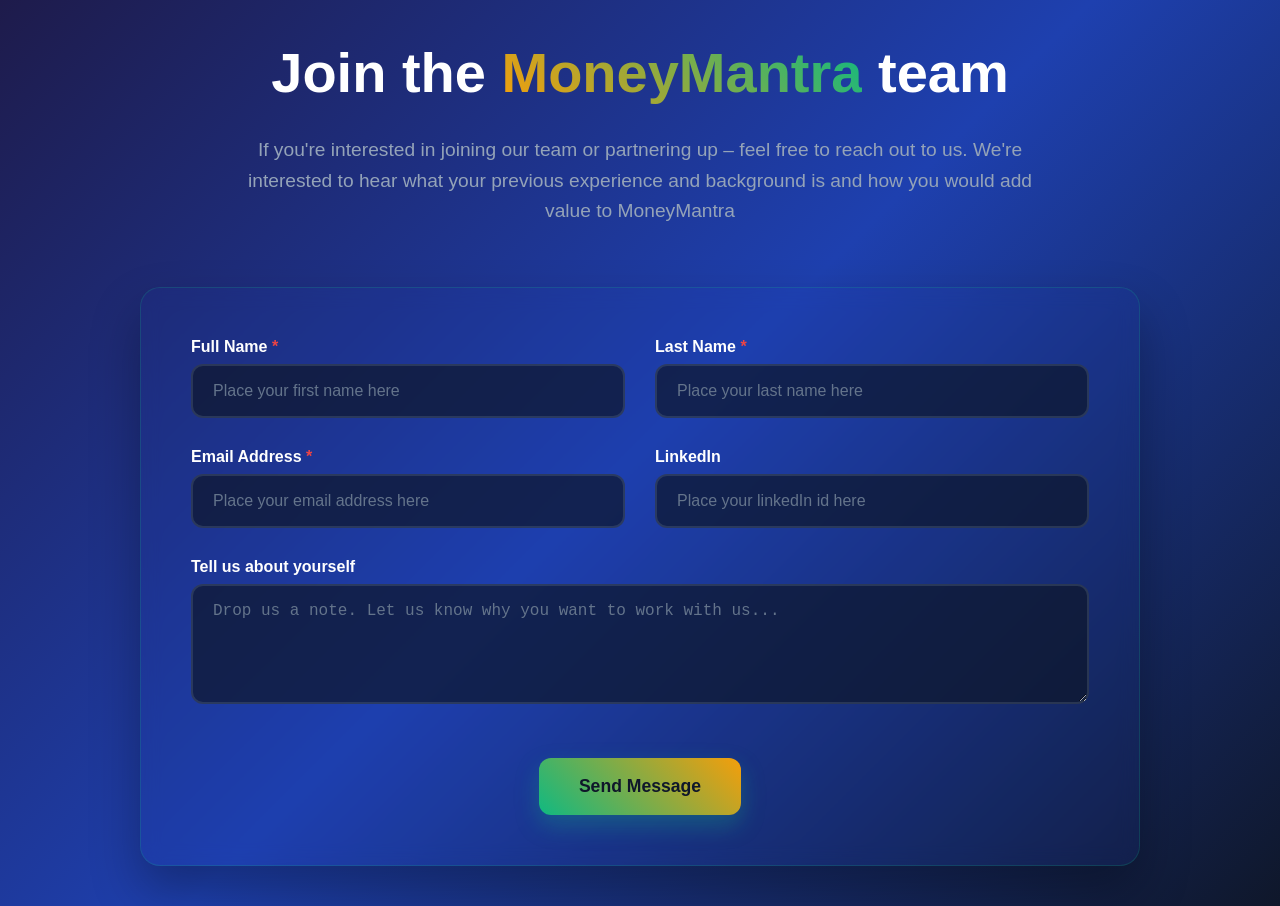
<file: Hackathon_BnB/index_joinTeam.html>
<!DOCTYPE html>
<html lang="en">
<head>
    <meta charset="UTF-8">
    <meta name="viewport" content="width=device-width, initial-scale=1.0">
    <title>Join MoneyMantra Team</title>
    <style>
        * {
            margin: 0;
            padding: 0;
            box-sizing: border-box;
        }

        body {
            font-family: -apple-system, BlinkMacSystemFont, 'Segoe UI', Roboto, sans-serif;
            background: linear-gradient(135deg, #1e1b4b 0%, #1e40af 50%, #0f172a 100%);
            min-height: 100vh;
            padding: 40px 20px;
            color: #f1f5f9;
        }

        .container {
            max-width: 1000px;
            margin: 0 auto;
            text-align: center;
        }

        .header {
            margin-bottom: 60px;
        }

        .header h1 {
            font-size: 3.5rem;
            font-weight: 700;
            margin-bottom: 30px;
            color: #ffffff;
        }

        .brand-name {
            background: linear-gradient(45deg, #f59e0b, #10b981);
            -webkit-background-clip: text;
            -webkit-text-fill-color: transparent;
            background-clip: text;
        }

        .header p {
            font-size: 1.2rem;
            line-height: 1.6;
            color: #94a3b8;
            max-width: 800px;
            margin: 0 auto;
        }

        .form-container {
            background: rgba(30, 64, 175, 0.1);
            backdrop-filter: blur(10px);
            border: 1px solid rgba(16, 185, 129, 0.2);
            border-radius: 20px;
            padding: 50px;
            box-shadow: 0 25px 50px rgba(0, 0, 0, 0.3);
        }

        .form-grid {
            display: grid;
            grid-template-columns: 1fr 1fr;
            gap: 30px;
            margin-bottom: 30px;
        }

        .form-group {
            text-align: left;
        }

        .form-group.full-width {
            grid-column: 1 / -1;
        }

        label {
            display: block;
            font-weight: 600;
            margin-bottom: 8px;
            color: #ffffff;
            font-size: 1rem;
        }

        .required {
            color: #ef4444;
        }

        input, textarea {
            width: 100%;
            padding: 16px 20px;
            border: 2px solid rgba(100, 116, 139, 0.3);
            border-radius: 12px;
            background: rgba(15, 23, 42, 0.7);
            color: #f1f5f9;
            font-size: 1rem;
            transition: all 0.3s ease;
        }

        input:focus, textarea:focus {
            outline: none;
            border-color: #10b981;
            box-shadow: 0 0 0 3px rgba(16, 185, 129, 0.1);
            background: rgba(15, 23, 42, 0.9);
        }

        input::placeholder, textarea::placeholder {
            color: #64748b;
        }

        textarea {
            min-height: 120px;
            resize: vertical;
        }

        .submit-btn {
            background: linear-gradient(45deg, #10b981, #f59e0b);
            color: #0f172a;
            font-weight: 700;
            font-size: 1.1rem;
            padding: 18px 40px;
            border: none;
            border-radius: 12px;
            cursor: pointer;
            transition: all 0.3s ease;
            margin-top: 20px;
            box-shadow: 0 10px 25px rgba(16, 185, 129, 0.3);
        }

        .submit-btn:hover {
            transform: translateY(-2px);
            box-shadow: 0 15px 35px rgba(16, 185, 129, 0.4);
        }

        .submit-btn:active {
            transform: translateY(0);
        }

        @media (max-width: 768px) {
            .header h1 {
                font-size: 2.5rem;
            }

            .form-container {
                padding: 30px 20px;
            }

            .form-grid {
                grid-template-columns: 1fr;
                gap: 20px;
            }

            .header p {
                font-size: 1.1rem;
            }
        }

        /* Success animation */
        .success-message {
            display: none;
            background: linear-gradient(45deg, #10b981, #059669);
            color: white;
            padding: 20px;
            border-radius: 12px;
            margin-top: 20px;
            font-weight: 600;
            animation: slideIn 0.5s ease;
        }

        @keyframes slideIn {
            from {
                opacity: 0;
                transform: translateY(-20px);
            }
            to {
                opacity: 1;
                transform: translateY(0);
            }
        }
    </style>
</head>
<body>
    <div class="container">
        <div class="header">
            <h1>Join the <span class="brand-name">MoneyMantra</span> team</h1>
            <p>If you're interested in joining our team or partnering up – feel free to reach out to us. We're interested to hear what your previous experience and background is and how you would add value to MoneyMantra</p>
        </div>

        <div class="form-container">
            <form id="contactForm">
                <div class="form-grid">
                    <div class="form-group">
                        <label for="firstName">Full Name <span class="required">*</span></label>
                        <input type="text" id="firstName" name="firstName" placeholder="Place your first name here" required>
                    </div>
                    <div class="form-group">
                        <label for="lastName">Last Name <span class="required">*</span></label>
                        <input type="text" id="lastName" name="lastName" placeholder="Place your last name here" required>
                    </div>
                    <div class="form-group">
                        <label for="email">Email Address <span class="required">*</span></label>
                        <input type="email" id="email" name="email" placeholder="Place your email address here" required>
                    </div>
                    <div class="form-group">
                        <label for="linkedin">LinkedIn</label>
                        <input type="text" id="telegram" name="telegram" placeholder="Place your linkedIn id here">
                    </div>
                    <div class="form-group full-width">
                        <label for="message">Tell us about yourself</label>
                        <textarea id="message" name="message" placeholder="Drop us a note. Let us know why you want to work with us..."></textarea>
                    </div>
                </div>
                <button type="submit" class="submit-btn">Send Message</button>
                <div class="success-message" id="successMessage">
                    Thank you for your interest! We'll get back to you soon.
                </div>
            </form>
        </div>
    </div>

    <script>
        document.getElementById('contactForm').addEventListener('submit', function(e) {
            e.preventDefault();
            
            // Show success message
            const successMessage = document.getElementById('successMessage');
            successMessage.style.display = 'block';
            
            // Reset form after a delay
            setTimeout(() => {
                this.reset();
                successMessage.style.display = 'none';
            }, 3000);
        });

        // Add smooth focus animations
        const inputs = document.querySelectorAll('input, textarea');
        inputs.forEach(input => {
            input.addEventListener('focus', function() {
                this.parentElement.style.transform = 'scale(1.02)';
            });
            
            input.addEventListener('blur', function() {
                this.parentElement.style.transform = 'scale(1)';
            });
        });
    </script>
</body>
</html>
</file>
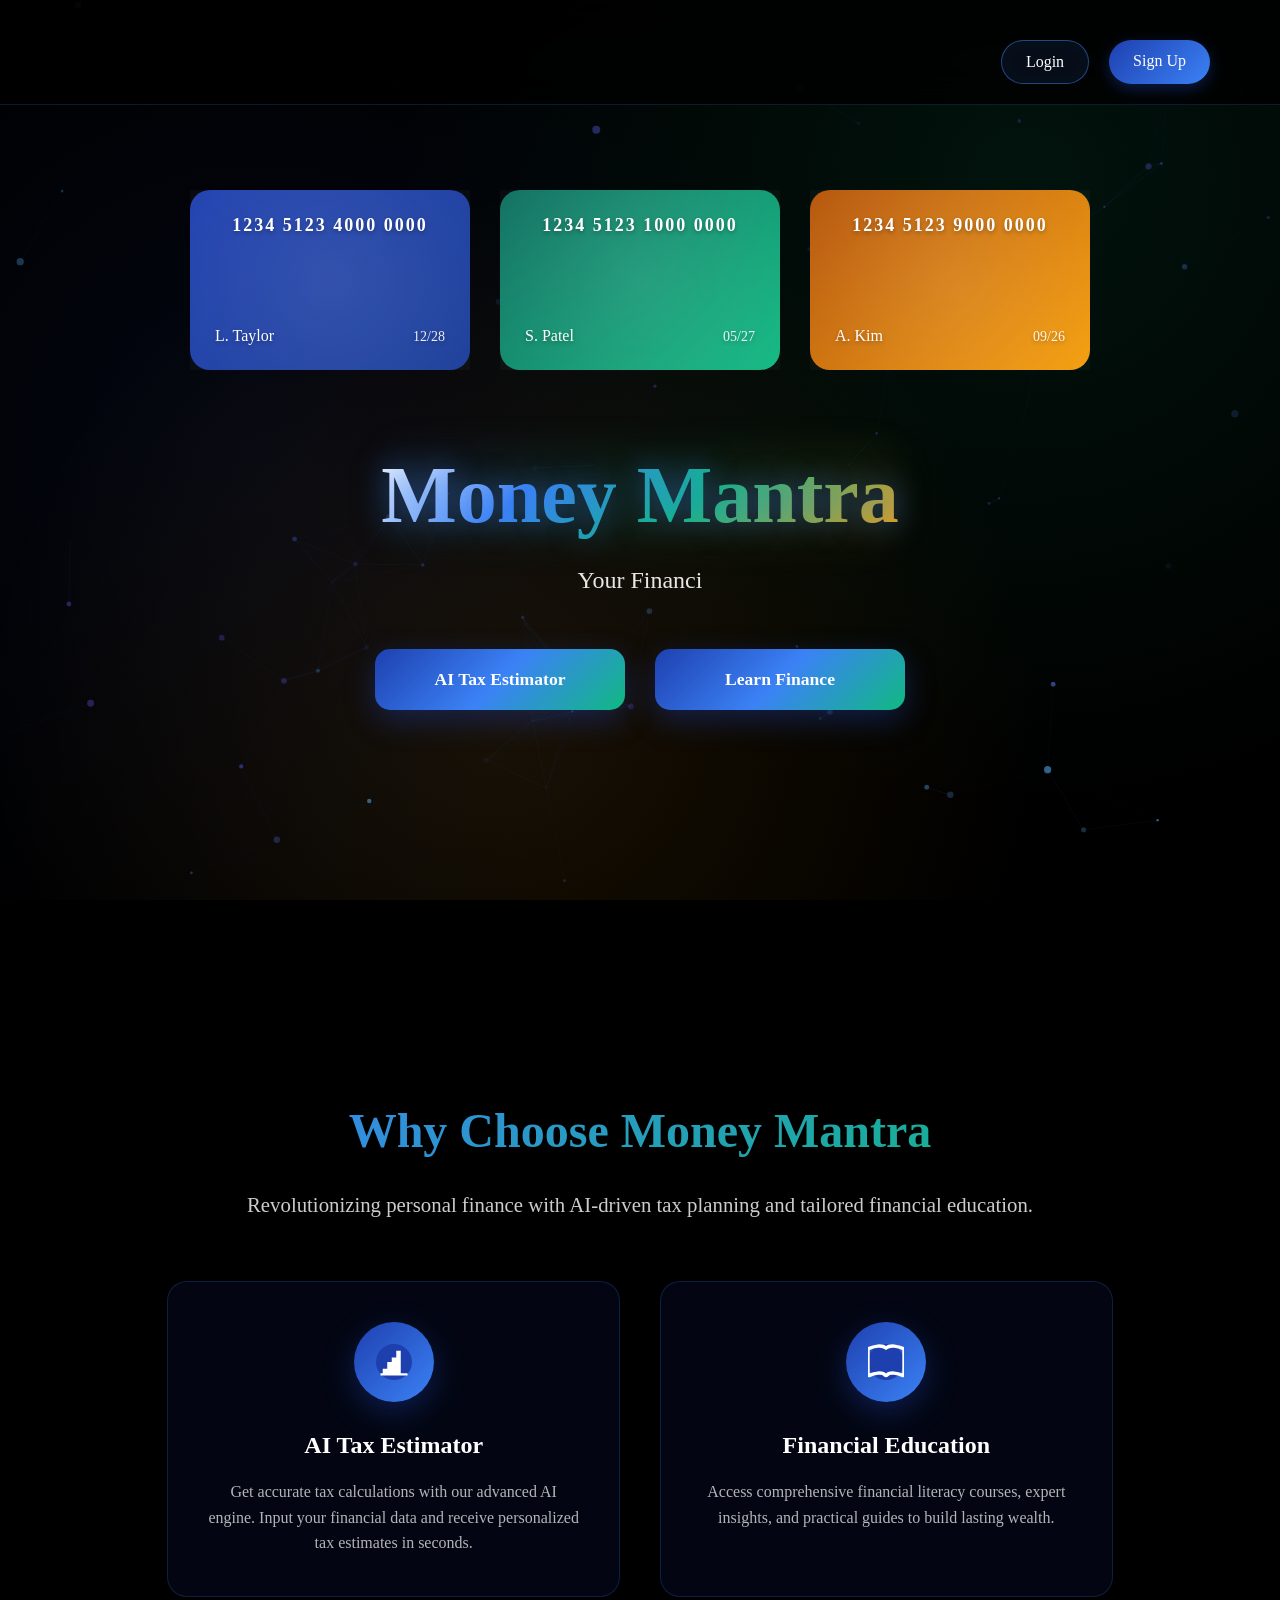
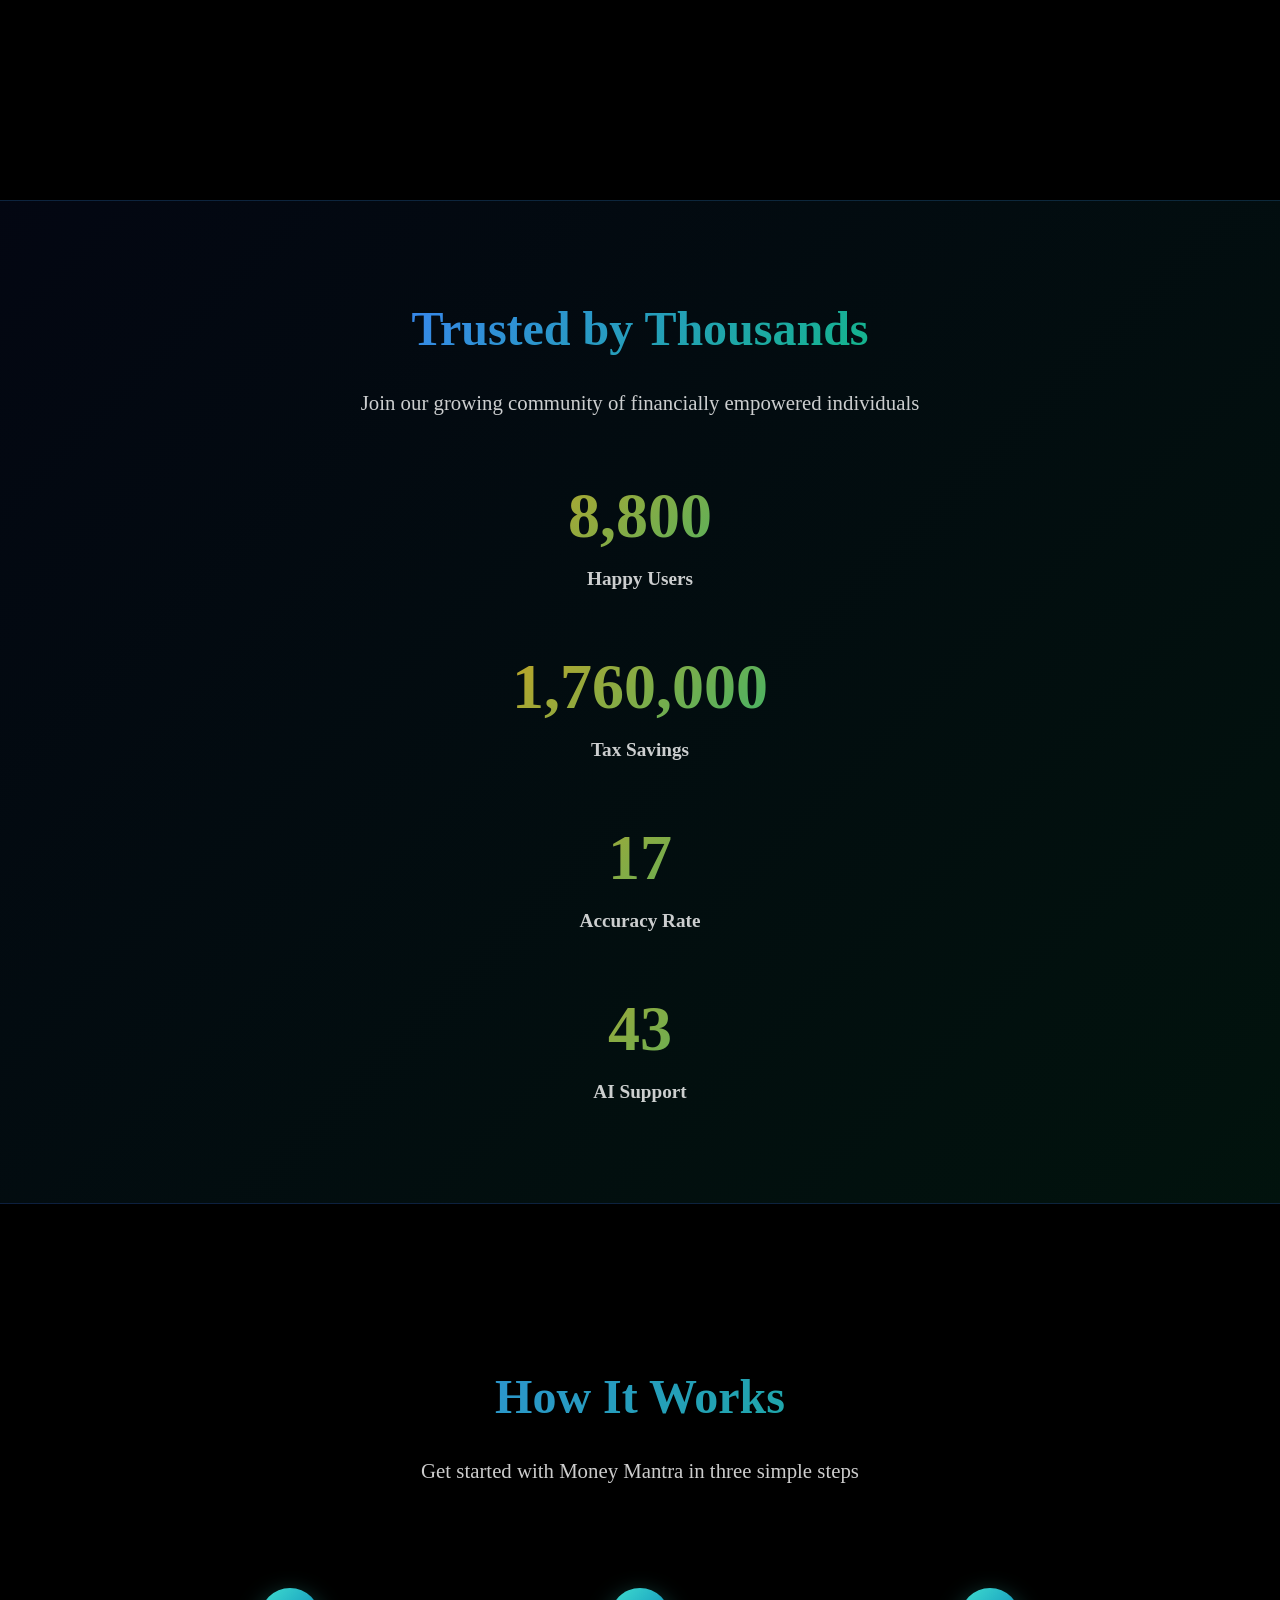
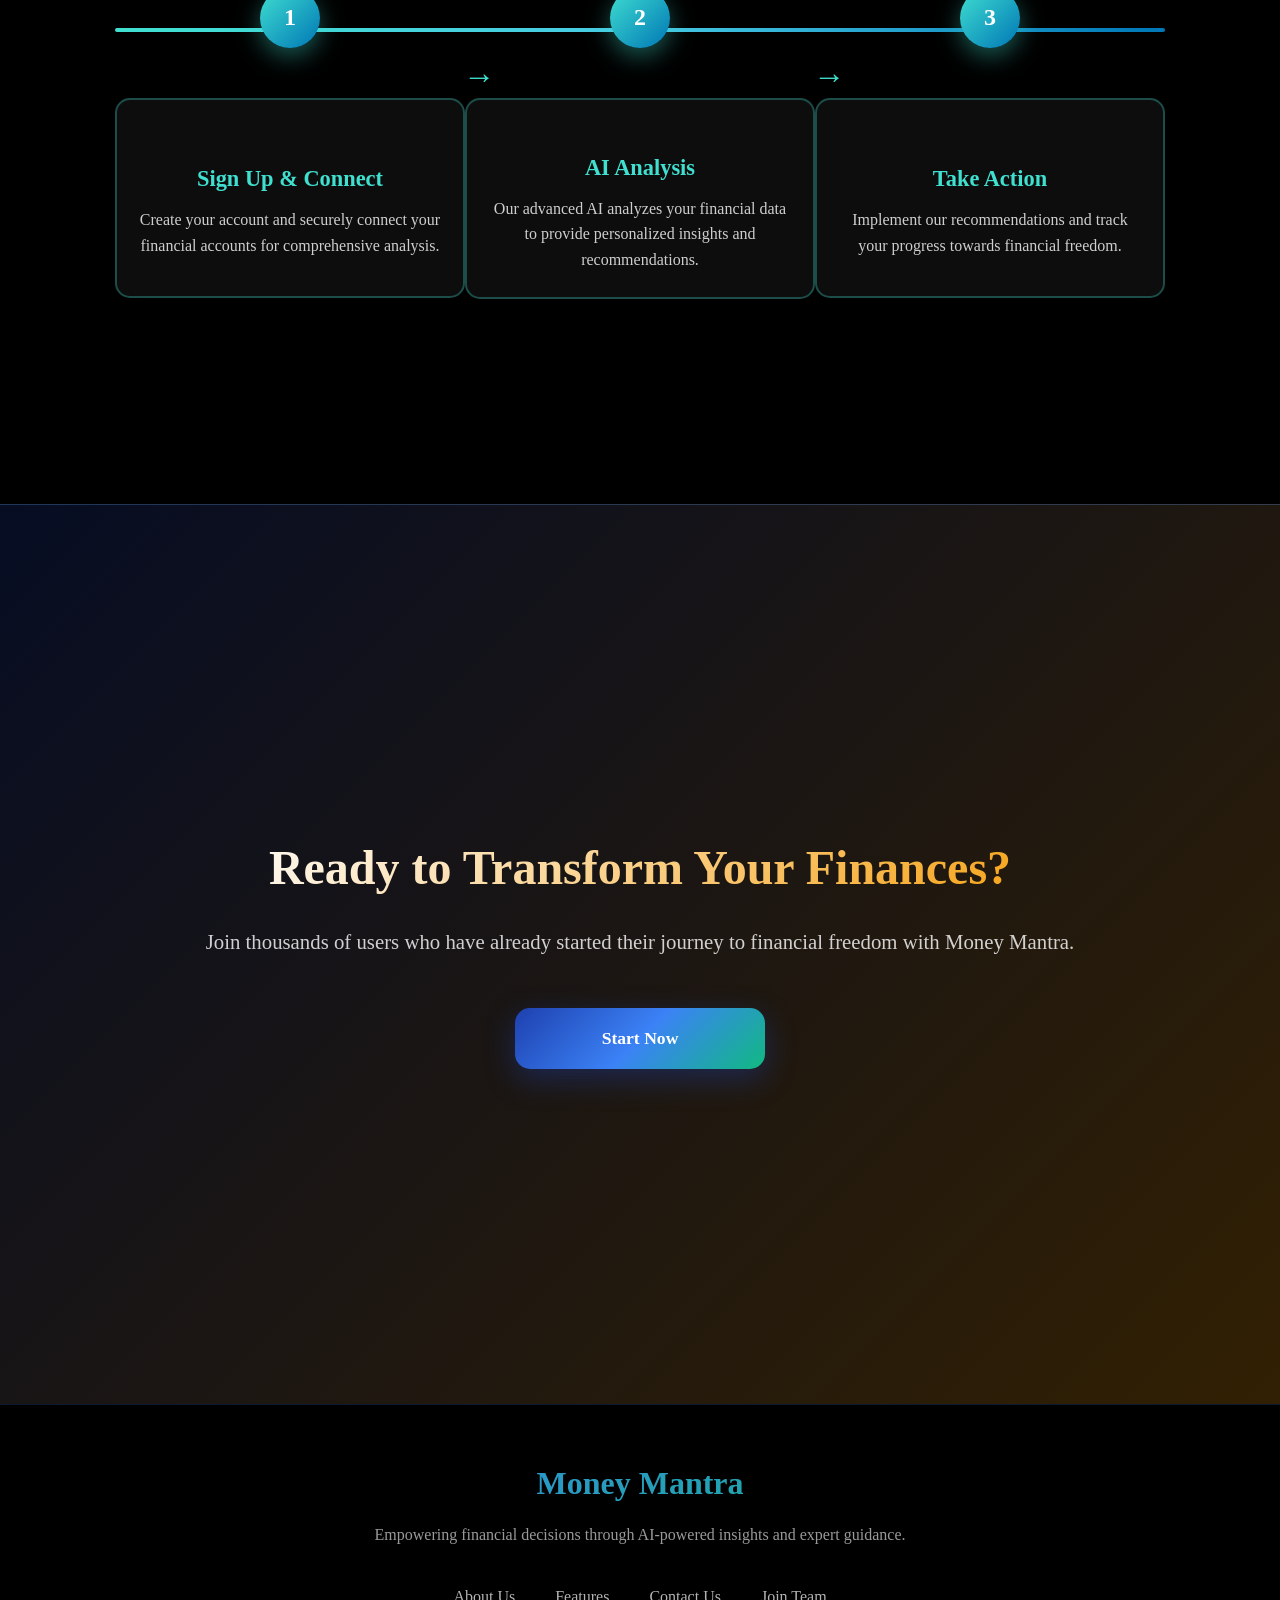
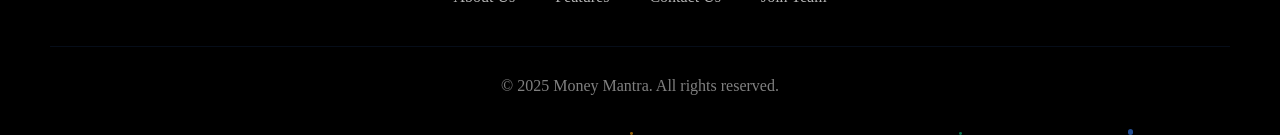
<file: Hackathon_BnB/practice.html>
<!DOCTYPE html>
<html lang="en">
<head>
    <meta charset="UTF-8">
    <meta name="viewport" content="width=device-width, initial-scale=1.0">
    <title>Money Mantra - Your Financial Wisdom Partner</title>
    <link rel="stylesheet" href="style.css">
</head>
<body>
    <!-- Dynamic Canvas Background -->
    <canvas id="dynamicCanvas"></canvas>
    <!-- <div class="grid-bg"></div> -->

    <!-- Morphing Blobs -->
    <div class="blob blob1"></div>
    <div class="blob blob2"></div>
    <div class="blob blob3"></div>

    <!-- Header -->
    <header class="header">
        <nav class="nav">
            <a href="./index1.html" class="nav-btn login-btn">Login</a>
            <a href="#" class="nav-btn signup-btn">Sign Up</a>
        </nav>
    </header>

    <!-- Hero Section -->
    <section class="hero">
        <!-- Floating Particles -->
        <div class="floating-particles" id="particles"></div>
        
        <!-- Geometric Background -->
        <div class="geometric-bg" id="geometric"></div>
        
        <!-- Floating Elements -->
        <div class="floating-elements" id="floatingElements"></div>
        <div class="cards-container">
                <div class="card card1">
                    <div class="card-content">
                        <div class="card-number">1234 5123 4000 0000</div>
                        <div class="card-info">
                            <div class="card-name">L. Taylor</div>
                            <div class="card-date">12/28</div>
                        </div>
                    </div>
                </div>
                <div class="card card2">
                    <div class="card-content">
                        <div class="card-number">1234 5123 1000 0000</div>
                        <div class="card-info">
                            <div class="card-name">S. Patel</div>
                            <div class="card-date">05/27</div>
                        </div>
                    </div>
                </div>
                <div class="card card3">
                    <div class="card-content">
                        <div class="card-number">1234 5123 9000 0000</div>
                        <div class="card-info">
                            <div class="card-name">A. Kim</div>
                            <div class="card-date">09/26</div>
                        </div>
                    </div>
                </div>
            </div>
        <div class="logo-section">
            <h1 class="logo">Money Mantra</h1>
            <p class="tagline">Your <strong>Financial Wisdom</strong> Partner<br>, Empowering Smart Money Decisions</p>
        </div>

        <div class="cta-buttons">
            <a href="#" class="cta-btn primary-btn">AI Tax Estimator</a>
            <a href="#" class="cta-btn primary-btn">Learn Finance</a>
        </div>
    </section>

    <!-- Features Section -->
    <section class="content-section">
        <div class="container">
            <h2 class="section-title animate-on-scroll">Why Choose Money Mantra</h2>
            <p class="section-subtitle animate-on-scroll">Revolutionizing personal finance with AI-driven tax planning and tailored financial education. </p>
            <div class="features-grid">
                <div class="feature-card animate-on-scroll">
                    <div class="feature-icon">
  <svg xmlns="http://www.w3.org/2000/svg" width="36" height="36" viewBox="0 0 16 16" fill="none">
    <circle cx="8" cy="8" r="8" fill="#1e40af"/>
    <path fill="#fff" d="M2 13h12v1H2zm1-2h2v2H3zm2-3h2v5H5zm2-2h2v7H7zm2-3h2v10H9z"/>
  </svg>
</div>

                    <h3 class="feature-title">AI Tax Estimator</h3>
                    <p class="feature-desc">Get accurate tax calculations with our advanced AI engine. Input your financial data and receive personalized tax estimates in seconds.</p>
                </div>
                
                <div class="feature-card animate-on-scroll">
                    <div class="feature-icon">
  <svg xmlns="http://www.w3.org/2000/svg" width="36" height="36" viewBox="0 0 16 16" fill="none">
    <circle cx="8" cy="8" r="8" fill="#1e40af"/>
    <path stroke="#fff" stroke-width="1.5" d="M8 1.783C7.015.936 5.587.81 4.287.94c-1.514.153-3.042.672-3.994 1.105A.5.5 0 0 0 0 2.5v11a.5.5 0 0 0 .707.455c.882-.4 2.303-.881 3.68-1.02 1.409-.142 2.59.087 3.223.877a.5.5 0 0 0 .78 0c.633-.79 1.814-1.019 3.222-.877 1.378.139 2.8.62 3.681 1.02A.5.5 0 0 0 16 13.5v-11a.5.5 0 0 0-.293-.455c-.952-.433-2.48-.952-3.994-1.105C10.413.809 8.985.936 8 1.783z"/>
  </svg>
</div>

                    <h3 class="feature-title">Financial Education</h3>
                    <p class="feature-desc">Access comprehensive financial literacy courses, expert insights, and practical guides to build lasting wealth.</p>
                </div>
                
                <!-- <div class="feature-card animate-on-scroll">
                    <div class="feature-icon">💡</div>
                    <h3 class="feature-title">Smart Insights</h3>
                    <p class="feature-desc">Receive personalized financial recommendations based on your spending patterns, goals, and market conditions.</p>
                </div> -->
            </div>
        </div>
    </section>

    <!-- Stats Section -->
    <section class="content-section stats-section">
        <div class="container">
            <h2 class="section-title animate-on-scroll">Trusted by Thousands</h2>
            <p class="section-subtitle animate-on-scroll">Join our growing community of financially empowered individuals</p>
            
            <div class="stats-grid">
                <div class="stat-item animate-on-scroll">
                    <span class="stat-number">50K+</span>
                    <span class="stat-label">Happy Users</span>
                </div>
                
                <div class="stat-item animate-on-scroll">
                    <span class="stat-number">₹10Cr+</span>
                    <span class="stat-label">Tax Savings</span>
                </div>
                
                <div class="stat-item animate-on-scroll">
                    <span class="stat-number">98%</span>
                    <span class="stat-label">Accuracy Rate</span>
                </div>
                
                <div class="stat-item animate-on-scroll">
                    <span class="stat-number">24/7</span>
                    <span class="stat-label">AI Support</span>
                </div>
            </div>
        </div>
    </section>

    <!-- How It Works Section -->
<section class="content-section">
    <div class="container">
        <h2 class="section-title animate-on-scroll">How It Works</h2>
        <p class="section-subtitle animate-on-scroll">Get started with Money Mantra in three simple steps</p>
        
        <div class="timeline-container">
            <!-- Timeline Line -->
            <div class="timeline-line"></div>
            
            <!-- Timeline Steps -->
            <div class="timeline-steps">
                <div class="step-item animate-on-scroll">
                    <div class="step-number-wrapper">
                        <div class="step-number">1</div>
                    </div>
                    <div class="step-card">
                        <h3 class="step-title">Sign Up & Connect</h3>
                        <p class="step-desc">Create your account and securely connect your financial accounts for comprehensive analysis.</p>
                    </div>
                </div>
                
                <div class="step-item animate-on-scroll">
                    <div class="step-number-wrapper">
                        <div class="step-number">2</div>
                    </div>
                    <div class="step-card">
                        <h3 class="step-title">AI Analysis</h3>
                        <p class="step-desc">Our advanced AI analyzes your financial data to provide personalized insights and recommendations.</p>
                    </div>
                </div>
                
                <div class="step-item animate-on-scroll">
                    <div class="step-number-wrapper">
                        <div class="step-number">3</div>
                    </div>
                    <div class="step-card">
                        <h3 class="step-title">Take Action</h3>
                        <p class="step-desc">Implement our recommendations and track your progress towards financial freedom.</p>
                    </div>
                </div>
            </div>
        </div>
    </div>
</section>

    <!-- Final CTA Section -->
    <section class="content-section cta-section-full">
        <div class="container">
            <h2 class="cta-title animate-on-scroll">Ready to Transform Your Finances?</h2>
            <p class="cta-desc animate-on-scroll">Join thousands of users who have already started their journey to financial freedom with Money Mantra.</p>
            
            <div class="cta-buttons">
                <a href="#" class="cta-btn primary-btn">Start Now</a>
            </div>
        </div>
    </section>

    <!-- Footer -->
    <footer class="footer">
        <div class="footer-content">
            <div class="footer-logo">Money Mantra</div>
            <p class="footer-text">Empowering financial decisions through AI-powered insights and expert guidance.</p>
            
            <div class="footer-links">
                <a href="#" class="footer-link">About Us</a>
                <a href="#" class="footer-link">Features</a>
                <a href="#" class="footer-link">Contact Us</a>
                <a href="./index_joinTeam.html" class="footer-link">Join Team</a>
            </div>
            
            <div class="footer-bottom">
                <p>&copy; 2025 Money Mantra. All rights reserved.</p>
            </div>
        </div>
    </footer>

    <script src="script.js">
    </script>
</body>
</html>
</file>
<file: Hackathon_BnB/style.css>
* {
        margin: 0;
        padding: 0;
        box-sizing: border-box;
    }

    body {
        font-family: 'Verdana';
        background: #000;
        overflow-x: hidden;
        position: relative;
        color: white;
    }

    h2,h3 {
        font-family: 'Georgia';
    }

    a {
        font-family: 'Georgia';
    }

    /* Ultra Dynamic Background Canvas */
    #dynamicCanvas {
        pointer-events: none;
        position: fixed;
        top: 0;
        left: 0;
        width: 100%;
        height: 100%;
        z-index: -1;
        background: radial-gradient(circle at 20% 50%, rgba(30, 64, 175, 0.1) 0%, transparent 50%),
                    radial-gradient(circle at 80% 20%, rgba(16, 185, 129, 0.1) 0%, transparent 50%),
                    radial-gradient(circle at 40% 80%, rgba(245, 158, 11, 0.1) 0%, transparent 50%);
    }

    /* Floating Particles */
    .particle {
        position: absolute;
        background: rgba(59, 130, 246, 0.6);
        border-radius: 50%;
        pointer-events: none;
        animation: float 15s infinite ease-in-out;
    }

    @keyframes float {
        0%, 100% { 
            transform: translateY(0px) rotate(0deg);
            opacity: 0;
        }
        10% { opacity: 1; }
        90% { opacity: 1; }
        50% { 
            transform: translateY(-100px) rotate(180deg);
            opacity: 0.8;
        }
    }

    .header {
        position: fixed;
        top: 0;
        width: 100%;
        padding: 20px 50px;
        background: rgba(0, 0, 0, 0.8);
        backdrop-filter: blur(20px);
        border-bottom: 1px solid rgba(59, 130, 246, 0.2);
        z-index: 1000;
        transition: all 0.3s ease;
    }

    .nav {
        font-family: 'Georgia';
        padding-top: 20px;
        padding-right: 20px;
        display: flex;
        justify-content: flex-end;
        gap: 20px;
    }

    .nav-btn {
        padding: 12px 24px;
        border: none;
        border-radius: 25px;
        font-weight: 500;
        cursor: pointer;
        transition: all 0.3s ease;
        text-decoration: none;
        display: inline-block;
        backdrop-filter: blur(10px);
        position: relative;
        overflow: hidden;
    }

    .nav-btn::before {
        content: '';
        position: absolute;
        top: 0;
        left: -100%;
        width: 100%;
        height: 100%;
        background: linear-gradient(90deg, transparent, rgba(255,255,255,0.2), transparent);
        transition: left 0.5s;
    }

    .nav-btn:hover::before {
        left: 100%;
    }

    .login-btn {
        background: rgba(59, 130, 246, 0.1);
        color: white;
        border: 1px solid rgba(59, 130, 246, 0.5);
    }

    .login-btn:hover {
        background: rgba(59, 130, 246, 0.2);
        transform: translateY(-2px);
        box-shadow: 0 10px 25px rgba(59, 130, 246, 0.3);
    }

    .signup-btn {
        background: linear-gradient(135deg, #1e40af, #3b82f6);
        color: white;
        border: none;
        box-shadow: 0 5px 15px rgba(30, 64, 175, 0.4);
    }

    .signup-btn:hover {
        transform: translateY(-2px);
        box-shadow: 0 10px 25px rgba(30, 64, 175, 0.5);
    }

    /* Hero Section */
    .hero {
        display: flex;
        flex-direction: column;
        align-items: center;
        justify-content: center;
        min-height: 100vh;
        padding: 100px 20px;
        text-align: center;
        position: relative;
    }

    .logo {
        font-family: 'Georgia';
        font-size: 5rem;
        font-weight: 900;
        background: linear-gradient(135deg, #ffffff 0%, #3b82f6 30%, #10b981 60%, #f59e0b 100%);
        -webkit-background-clip: text;
        -webkit-text-fill-color: transparent;
        background-clip: text;
        margin-bottom: 20px;
        animation: logoGlow 3s ease-in-out infinite alternate;
        text-shadow: 0 0 30px rgba(59, 130, 246, 0.5);
        position: relative;
    }

    .logo::after {
        content: '';
        position: absolute;
        top: 0;
        left: 0;
        right: 0;
        bottom: 0;
        background: linear-gradient(135deg, #3b82f6, #10b981, #f59e0b);
        opacity: 0.1;
        border-radius: 20px;
        filter: blur(20px);
        z-index: -1;
        /* animation: logoHalo 4s ease-in-out infinite; */
    }

    .tagline {
        font-size: 1.5rem;
        color: rgba(255, 255, 255, 0.9);
        margin-bottom: 50px;
        font-weight: 300;
        line-height: 1.6;
        animation: fadeInUp 1s ease-out 0.5s both;
    }

    .tagline strong {
        background: linear-gradient(135deg, #10b981, #f59e0b);
        -webkit-background-clip: text;
        -webkit-text-fill-color: transparent;
        background-clip: text;
        font-weight: 600;
    }

    /* CTA Buttons */
    .cta-section {
        display: flex;
        gap: 30px;
        flex-wrap: wrap;
        justify-content: center;
        animation: fadeInUp 1s ease-out 0.8s both;
    }

    .cta-btn {
        padding: 20px 40px;
        border: none;
        border-radius: 15px;
        font-size: 1.1rem;
        font-weight: 600;
        cursor: pointer;
        transition: all 0.4s ease;
        min-width: 250px;
        position: relative;
        overflow: hidden;
        text-decoration: none;
        display: inline-block;
        text-align: center;
        backdrop-filter: blur(20px);
        z-index: 10;
    }

    .cta-btn::before {
        content: '';
        position: absolute;
        top: 0;
        left: -100%;
        width: 100%;
        height: 100%;
        background: linear-gradient(90deg, transparent, rgba(255, 255, 255, 0.3), transparent);
        transition: left 0.6s;
    }

    .cta-btn:hover::before {
        left: 100%;
    }

    .primary-btn {
        background: linear-gradient(135deg, #1e40af 0%, #3b82f6 50%, #10b981 100%);
        color: white;
        box-shadow: 0 10px 30px rgba(30, 64, 175, 0.4);
    }

    .primary-btn:hover {
        transform: translateY(-5px) scale(1.05);
        box-shadow: 0 20px 40px rgba(30, 64, 175, 0.5);
    }

    .secondary-btn {
        background: linear-gradient(135deg, #10b981 0%, #059669 50%, #f59e0b 100%);
        color: white;
        box-shadow: 0 10px 30px rgba(16, 185, 129, 0.4);
    }

    .secondary-btn:hover {
        transform: translateY(-5px) scale(1.05);
        box-shadow: 0 20px 40px rgba(16, 185, 129, 0.5);
    }

    /* Content Sections */
    .content-section {
        min-height: 100vh;
        padding: 100px 50px;
        position: relative;
        display: flex;
        align-items: center;
        justify-content: center;
    }

    .container {
        max-width: 1200px;
        margin: 0 auto;
        text-align: center;
    }

    .section-title {
        font-size: 3rem;
        font-weight: 800;
        margin-bottom: 30px;
        background: linear-gradient(135deg, #3b82f6, #10b981);
        -webkit-background-clip: text;
        -webkit-text-fill-color: transparent;
        background-clip: text;
        animation: fadeInUp 0.8s ease-out;
    }

    .section-subtitle {
        font-size: 1.3rem;
        color: rgba(255, 255, 255, 0.8);
        margin-bottom: 60px;
        line-height: 1.6;
        animation: fadeInUp 0.8s ease-out 0.2s both;
    }

    /* Features Grid */
    .features-grid {
        display: grid;
        grid-template-columns: repeat(auto-fit, minmax(350px, 1fr));
        gap: 40px;
        margin-top: 60px;
    }

    .feature-card {
        background: rgba(30, 64, 175, 0.1);
        backdrop-filter: blur(20px);
        border: 1px solid rgba(59, 130, 246, 0.2);
        border-radius: 20px;
        padding: 40px;
        transition: all 0.4s ease;
        position: relative;
        overflow: hidden;
    }

    .feature-card::before {
        content: '';
        position: absolute;
        top: 0;
        left: -100%;
        width: 100%;
        height: 100%;
        background: linear-gradient(90deg, transparent, rgba(59, 130, 246, 0.1), transparent);
        transition: left 0.8s;
    }

    .feature-card:hover::before {
        left: 100%;
    }

    .feature-card:hover {
        transform: translateY(-10px);
        box-shadow: 0 20px 40px rgba(30, 64, 175, 0.3);
        border-color: rgba(59, 130, 246, 0.4);
    }

    .feature-icon {
        width: 80px;
        height: 80px;
        margin: 0 auto 30px;
        border-radius: 50%;
        display: flex;
        align-items: center;
        justify-content: center;
        font-size: 2rem;
        background: linear-gradient(135deg, #1e40af, #3b82f6);
        box-shadow: 0 10px 30px rgba(30, 64, 175, 0.4);
        animation: pulse 2s infinite;
    }

    @keyframes pulse {
        0%, 100% { transform: scale(1); }
        50% { transform: scale(1.1); }
    }

    .feature-title {
        font-size: 1.5rem;
        font-weight: 700;
        margin-bottom: 20px;
        color: white;
    }

    .feature-desc {
        color: rgba(255, 255, 255, 0.7);
        line-height: 1.6;
    }

    /* Stats Section */
    .stats-section {
        background: linear-gradient(135deg, rgba(30, 64, 175, 0.1), rgba(16, 185, 129, 0.1));
        border-top: 1px solid rgba(59, 130, 246, 0.2);
        border-bottom: 1px solid rgba(59, 130, 246, 0.2);
    }

    .stats-grid {
        display: grid;
        grid-template-columns: repeat(auto-fit, minmax(250px, 1fr));
        gap: 60px;
        margin-top: 60px;
    }

    .stat-item {
        text-align: center;
        animation: fadeInUp 0.8s ease-out;
    }

    .stat-number {
        font-size: 4rem;
        font-weight: 900;
        background: linear-gradient(135deg, #f59e0b, #10b981);
        -webkit-background-clip: text;
        -webkit-text-fill-color: transparent;
        background-clip: text;
        display: block;
        margin-bottom: 15px;
    }

    .stat-label {
        font-size: 1.2rem;
        color: rgba(255, 255, 255, 0.8);
        font-weight: 600;
    }

    /* How It Works */
    .steps-grid {
        display: grid;
        grid-template-columns: repeat(auto-fit, minmax(300px, 1fr));
        gap: 50px;
        margin-top: 60px;
    }

    .step-card {
        text-align: center;
        position: relative;
        padding: 40px 20px;
        background: rgba(16, 185, 129, 0.1);
        backdrop-filter: blur(20px);
        border: 1px solid rgba(16, 185, 129, 0.2);
        border-radius: 20px;
        transition: all 0.4s ease;
    }

    .step-card:hover {
        transform: translateY(-10px);
        box-shadow: 0 20px 40px rgba(16, 185, 129, 0.3);
    }

    .step-number {
        position: absolute;
        top: -20px;
        left: 50%;
        transform: translateX(-50%);
        width: 40px;
        height: 40px;
        background: linear-gradient(135deg, #10b981, #059669);
        border-radius: 50%;
        display: flex;
        align-items: center;
        justify-content: center;
        font-weight: 900;
        font-size: 1.2rem;
    }

    .step-title {
        font-size: 1.4rem;
        font-weight: 700;
        margin: 30px 0 20px;
        color: white;
    }

    .step-desc {
        color: rgba(255, 255, 255, 0.7);
        line-height: 1.6;
    }

    /* CTA Section */
    .cta-section-full {
        background: linear-gradient(135deg, rgba(30, 64, 175, 0.2), rgba(245, 158, 11, 0.2));
        border-top: 1px solid rgba(59, 130, 246, 0.3);
        text-align: center;
    }

    .cta-title {
        font-size: 3rem;
        font-weight: 800;
        margin-bottom: 30px;
        background: linear-gradient(135deg, #ffffff, #f59e0b);
        -webkit-background-clip: text;
        -webkit-text-fill-color: transparent;
        background-clip: text;
    }

    .cta-desc {
        font-size: 1.3rem;
        color: rgba(255, 255, 255, 0.8);
        margin-bottom: 50px;
        line-height: 1.6;
    }

    .cta-buttons {
        display: flex;
        gap: 30px;
        justify-content: center;
        flex-wrap: wrap;
    }

    /* Footer */
    .footer {
        background: rgba(0, 0, 0, 0.9);
        border-top: 1px solid rgba(59, 130, 246, 0.2);
        padding: 60px 50px 30px;
        text-align: center;
    }

    .footer-content {
        max-width: 1200px;
        margin: 0 auto;
    }

    .footer-logo {
        font-size: 2rem;
        font-weight: 800;
        background: linear-gradient(135deg, #3b82f6, #10b981);
        -webkit-background-clip: text;
        -webkit-text-fill-color: transparent;
        background-clip: text;
        margin-bottom: 20px;
    }

    .footer-text {
        color: rgba(255, 255, 255, 0.6);
        margin-bottom: 40px;
        line-height: 1.6;
    }

    .footer-links {
        display: flex;
        justify-content: center;
        gap: 40px;
        margin-bottom: 40px;
        flex-wrap: wrap;
    }

    .footer-link {
        color: rgba(255, 255, 255, 0.7);
        text-decoration: none;
        transition: all 0.3s ease;
        font-weight: 500;
    }

    .footer-link:hover {
        color: #3b82f6;
        transform: translateY(-2px);
    }

    .footer-bottom {
        border-top: 1px solid rgba(59, 130, 246, 0.1);
        padding-top: 30px;
        color: rgba(255, 255, 255, 0.5);
    }

    .fade-in-up {
        animation: fadeInUp 0.8s ease-out;
    }

    /* Animations*/
    @keyframes logoGlow {
    0% { 
        filter: drop-shadow(0 0 20px rgba(59, 130, 246, 0.6));
        transform: scale(1);
    }
    100% { 
        filter: drop-shadow(0 0 40px rgba(16, 185, 129, 0.8));
        transform: scale(1.05);
    }
    }

    @keyframes logoHalo {
        0%, 100% { transform: scale(1) rotate(0deg); opacity: 0.1; }
        50% { transform: scale(1.2) rotate(180deg); opacity: 0.3; }
    }

    @keyframes gradientShift {
        0% { background-position: 0% 50%; }
        25% { background-position: 100% 50%; }
        50% { background-position: 100% 100%; }
        75% { background-position: 0% 100%; }
        100% { background-position: 0% 50%; }
    }

    /* Scroll Animations */
    @keyframes fadeInUp {
        from {
            opacity: 0;
            transform: translateY(50px);
        }
        to {
            opacity: 1;
            transform: translateY(0);
        }
    }

    

    /* Responsive */
    @media (max-width: 768px) {
        .header {
            padding: 15px 20px;
        }

        .logo {
            font-size: 3.5rem;
        }

        .tagline {
            font-size: 1.2rem;
        }

        .cta-section {
            flex-direction: column;
            gap: 20px;
        }

        .cta-btn {
            min-width: 200px;
        }

        .content-section {
            padding: 80px 20px;
        }

        .section-title {
            font-size: 2.5rem;
        }

        .features-grid, .stats-grid, .steps-grid {
            grid-template-columns: 1fr;
            gap: 30px;
        }

        .footer {
            padding: 40px 20px 20px;
        }

        .footer-links {
            flex-direction: column;
            gap: 20px;
        }
    }

    /* Mouse Trail Effect */
    .mouse-trail {
        position: fixed;
        width: 6px;
        height: 6px;
        background: radial-gradient(circle, rgba(59, 130, 246, 0.8) 0%, transparent 70%);
        border-radius: 50%;
        pointer-events: none;
        z-index: 9999;
        transition: all 0.1s ease;
    }

    /* Intersection Observer Animation Classes */
    .animate-on-scroll {
        opacity: 0;
        transform: translateY(50px);
        transition: all 0.8s ease-out;
    }

    .animate-on-scroll.animated {
        opacity: 1;
        transform: translateY(0);
    }

    /* Timeline Container */
.timeline-container {
    position: relative;
    padding: 60px 0 40px 0;
    margin-top: 40px;
}

/* Timeline Line */
.timeline-line {
    position: absolute;
    top: 80px; /* Adjust based on your step-number height */
    left: 0;
    right: 0;
    height: 4px;
    background: linear-gradient(90deg, #40e0d0, #48cae4, #0077b6);
    border-radius: 2px;
    z-index: 1;
}

/* Timeline Steps Container */
.timeline-steps {
    display: flex;
    justify-content: space-between;
    align-items: flex-start;
    position: relative;
    z-index: 2;
}

/* Individual Step Item */
.step-item {
    flex: 1;
    display: flex;
    flex-direction: column;
    align-items: center;
    max-width: 350px;
    position: relative;
}

/* Step Number Wrapper */
.step-number-wrapper {
    margin-bottom: 30px;
    position: relative;
    z-index: 3;
}

/* Step Number Styling */
.step-number {
    width: 60px;
    height: 60px;
    border-radius: 50%;
    background: linear-gradient(135deg, #40e0d0, #0077b6);
    display: flex;
    align-items: center;
    justify-content: center;
    font-size: 1.5rem;
    font-weight: bold;
    color: white;
    box-shadow: 0 8px 25px rgba(64, 224, 208, 0.4);
    position: relative;
}

/* Step Card */
.step-card {
    background: rgba(255, 255, 255, 0.05);
    border: 2px solid rgba(64, 224, 208, 0.3);
    border-radius: 15px;
    padding: 25px 20px;
    text-align: center;
    backdrop-filter: blur(10px);
    transition: all 0.3s ease;
    width: 100%;
    min-height: 200px;
    display: flex;
    flex-direction: column;
    justify-content: center;
}

.step-card:hover {
    transform: translateY(-5px);
    border-color: rgba(64, 224, 208, 0.6);
    box-shadow: 0 15px 35px rgba(64, 224, 208, 0.2);
}

/* Step Title */
.step-title {
    font-size: 1.4rem;
    font-weight: bold;
    color: #40e0d0;
    margin-bottom: 15px;
}

/* Step Description */
.step-desc {
    font-size: 1rem;
    color: rgba(255, 255, 255, 0.8);
    line-height: 1.6;
}

/* Connector Arrows */
.step-item:not(:last-child)::after {
    content: '→';
    position: absolute;
    right: -30px;
    top: 50px; /* Adjust to align with step number */
    font-size: 2rem;
    color: #40e0d0;
    z-index: 4;
    animation: pulse-arrow 2s ease-in-out infinite;
}

@keyframes pulse-arrow {
    0%, 100% { transform: scale(1); opacity: 0.7; }
    50% { transform: scale(1.1); opacity: 1; }
}

/* Responsive Design */
@media (max-width: 1024px) {
    .timeline-steps {
        flex-direction: column;
        align-items: center;
        gap: 40px;
    }
    
    .timeline-line {
        width: 4px;
        height: calc(100% - 60px);
        left: 50%;
        top: 30px;
        transform: translateX(-50%);
        background: linear-gradient(180deg, #40e0d0, #48cae4, #0077b6);
    }
    
    .step-item {
        max-width: 500px;
        width: 100%;
    }
    
    .step-item:not(:last-child)::after {
        content: '↓';
        right: auto;
        left: 50%;
        transform: translateX(-50%);
        bottom: -20px;
        top: auto;
    }
}

@media (max-width: 768px) {
    .step-number {
        width: 50px;
        height: 50px;
        font-size: 1.3rem;
    }
    
    .step-card {
        padding: 20px 15px;
        min-height: 180px;
    }
    
    .step-title {
        font-size: 1.2rem;
    }
    
    .step-desc {
        font-size: 0.9rem;
    }
    
    .timeline-container {
        padding: 40px 0 30px 0;
    }
}

.floating-particles {
            position: absolute;
            top: 0;
            left: 0;
            width: 100%;
            height: 100%;
            overflow: hidden;
            z-index: 1;
        }

.particle {
    position: absolute;
    background: rgba(255, 255, 255, 0.1);
    border-radius: 50%;
    animation: float 6s ease-in-out infinite;
}

@keyframes float {
    0%, 100% { transform: translateY(0px) rotate(0deg); opacity: 0.3; }
    25% { transform: translateY(-20px) rotate(90deg); opacity: 0.6; }
    50% { transform: translateY(-40px) rotate(180deg); opacity: 1; }
    75% { transform: translateY(-20px) rotate(270deg); opacity: 0.6; }
}

.geometric-bg {
    position: absolute;
    top: 0;
    left: 0;
    width: 100%;
    height: 100%;
    z-index: 2;
    opacity: 0.1;
}

.geo-shape {
    position: absolute;
    border: 2px solid rgba(255, 255, 255, 0.2);
    animation: rotateShape 20s linear infinite;
}

@keyframes rotateShape {
    from { transform: rotate(0deg) scale(1); }
    50% { transform: rotate(180deg) scale(1.1); }
    to { transform: rotate(360deg) scale(1); }
}

.cards-container {
    display: flex;
    justify-content: center;
    gap: 30px;
    margin-bottom: 80px;
    flex-wrap: wrap;
}

.card {
    width: 280px;
    height: 180px;
    border-radius: 20px;
    position: relative;
    transform-style: preserve-3d;
    transition: all 0.6s ease;
    cursor: pointer;
}

.card:hover {
    transform: rotateY(10deg) rotateX(5deg) scale(1.05);
}

.card1 {
background: linear-gradient(135deg, #1e40af 0%, #1a3d99 100%);
animation: cardFloat1 4s ease-in-out infinite;
}
.card2 {
background: linear-gradient(135deg, #0d6e5f 0%, #10b981 100%);
animation: cardFloat2 4s ease-in-out infinite 1s;
}
.card3 {
background: linear-gradient(135deg, #b45309 0%, #f59e0b 100%);
animation: cardFloat3 4s ease-in-out infinite 2s;
}


@keyframes cardFloat1 {
    0%, 100% { transform: translateY(0px) rotateZ(0deg); }
    50% { transform: translateY(-15px) rotateZ(2deg); }
}

@keyframes cardFloat2 {
    0%, 100% { transform: translateY(0px) rotateZ(0deg); }
    50% { transform: translateY(-20px) rotateZ(-2deg); }
}

@keyframes cardFloat3 {
    0%, 100% { transform: translateY(0px) rotateZ(0deg); }
    50% { transform: translateY(-12px) rotateZ(1deg); }
}

.card-content {
    padding: 25px;
    height: 100%;
    display: flex;
    flex-direction: column;
    justify-content: space-between;
    color: white;
    text-shadow: 0 2px 4px rgba(0, 0, 0, 0.3);
    position: relative;
    overflow: hidden;
}

.card-content::before {
    content: '';
    position: absolute;
    top: -50%;
    left: -50%;
    width: 200%;
    height: 200%;
    background: radial-gradient(circle, rgba(255, 255, 255, 0.1) 0%, transparent 70%);
    animation: shimmer 3s linear infinite;
}

@keyframes shimmer {
    0% { transform: rotate(0deg); }
    100% { transform: rotate(360deg); }
}

.card-number {
    font-size: 18px;
    font-weight: bold;
    letter-spacing: 2px;
    position: relative;
    z-index: 2;
}

.card-info {
    display: flex;
    justify-content: space-between;
    align-items: flex-end;
    position: relative;
    z-index: 2;
}

.card-name {
    font-size: 16px;
    font-weight: 500;
}

.card-date {
    font-size: 14px;
    opacity: 0.9;
}

/* Add button disabled state */
.cta-btn.disabled {
    opacity: 0.5;
    pointer-events: none;
    cursor: not-allowed;
}

/* Update button styles */
.cta-btn {
    transition: all 0.3s ease;
}

.feature-link.disabled {
  opacity: 0.5;
  pointer-events: none;
  cursor: not-allowed;
}

/* Add to existing button styles */
.nav-btn {
  transition: all 0.3s ease;
}
</file>
